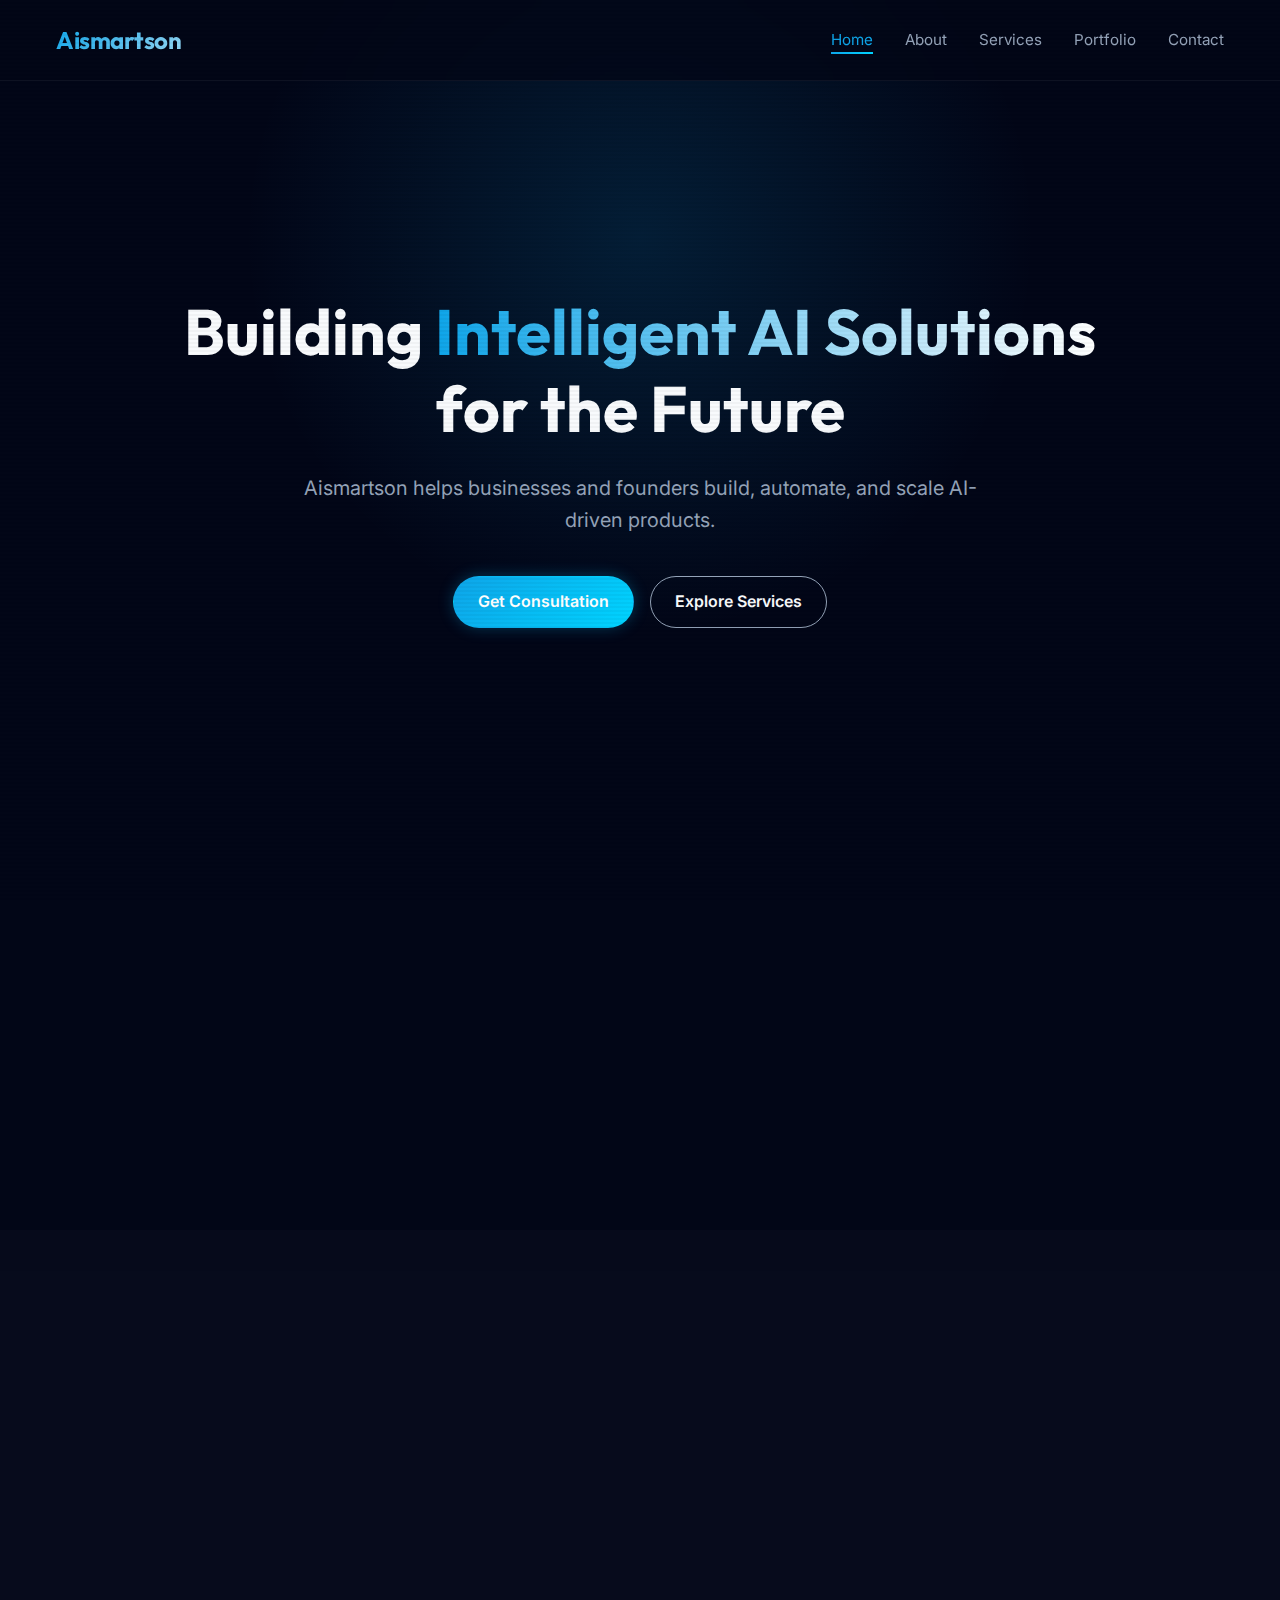
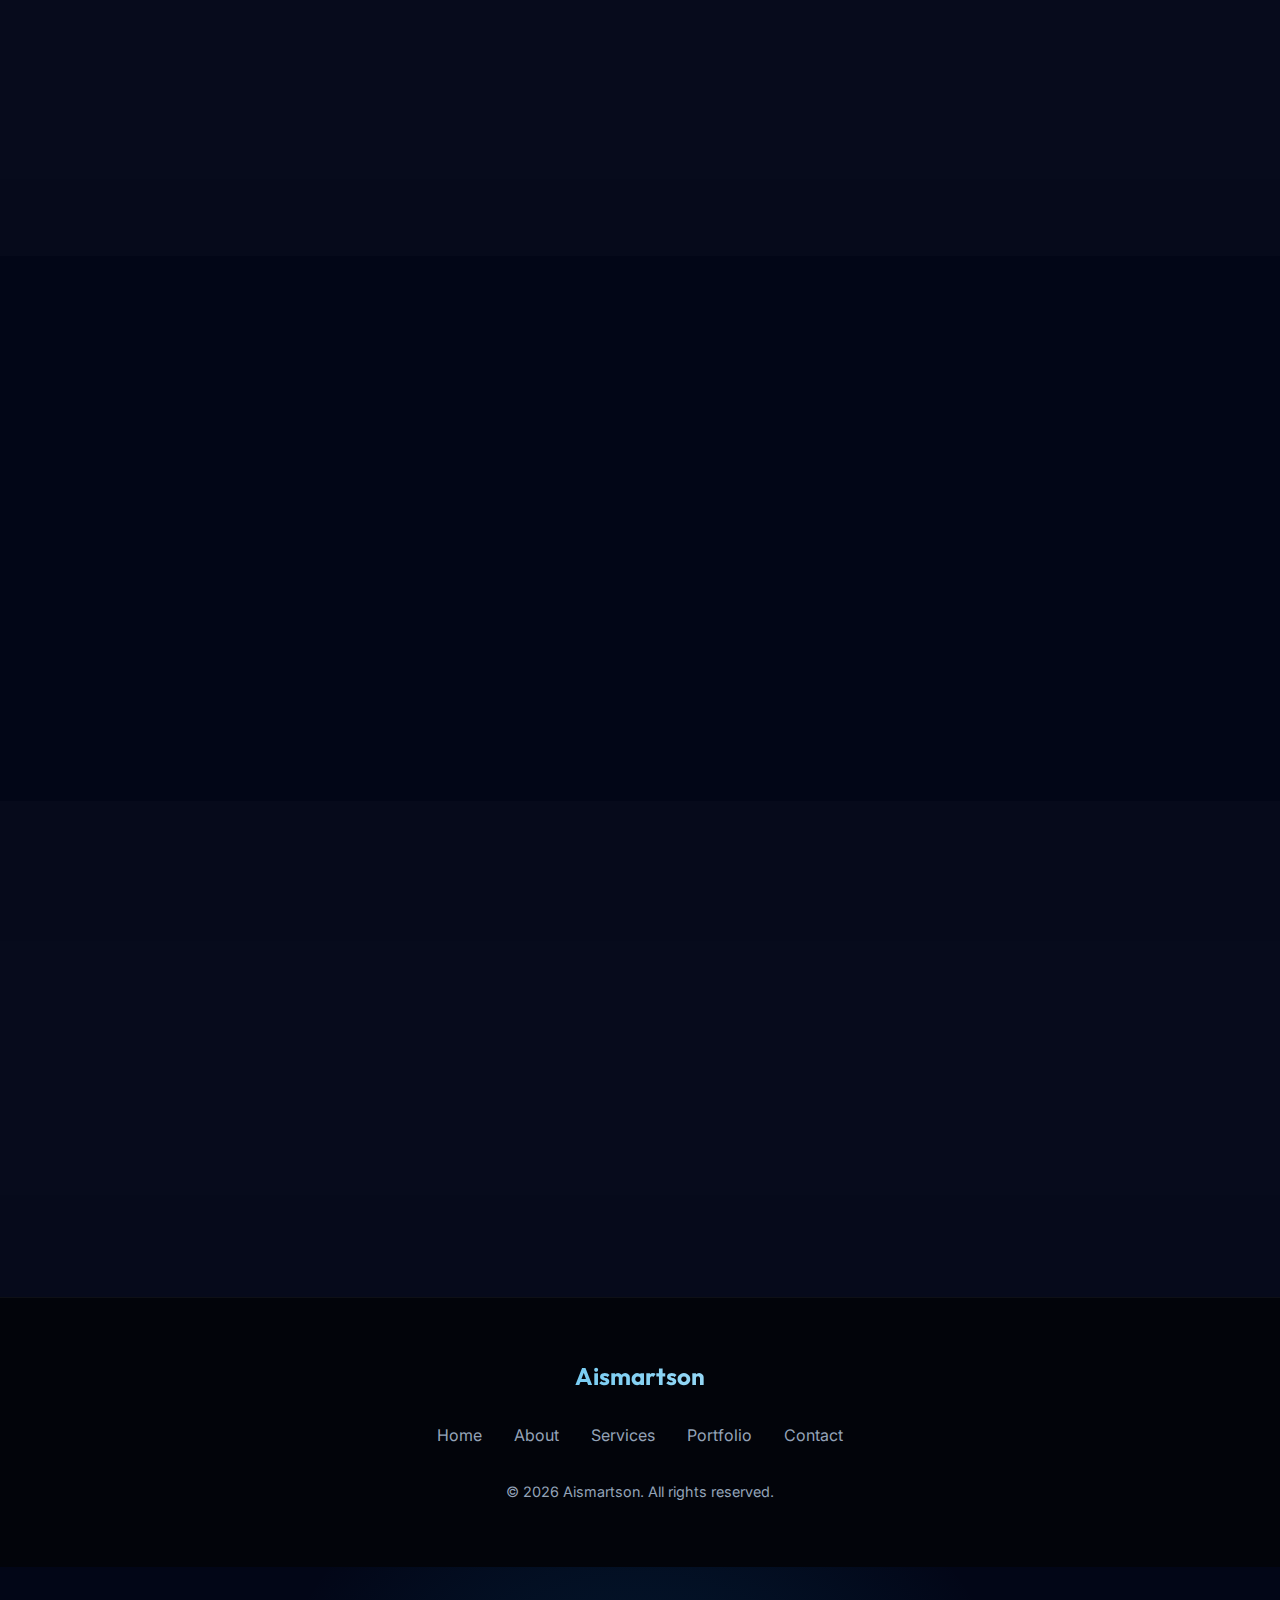
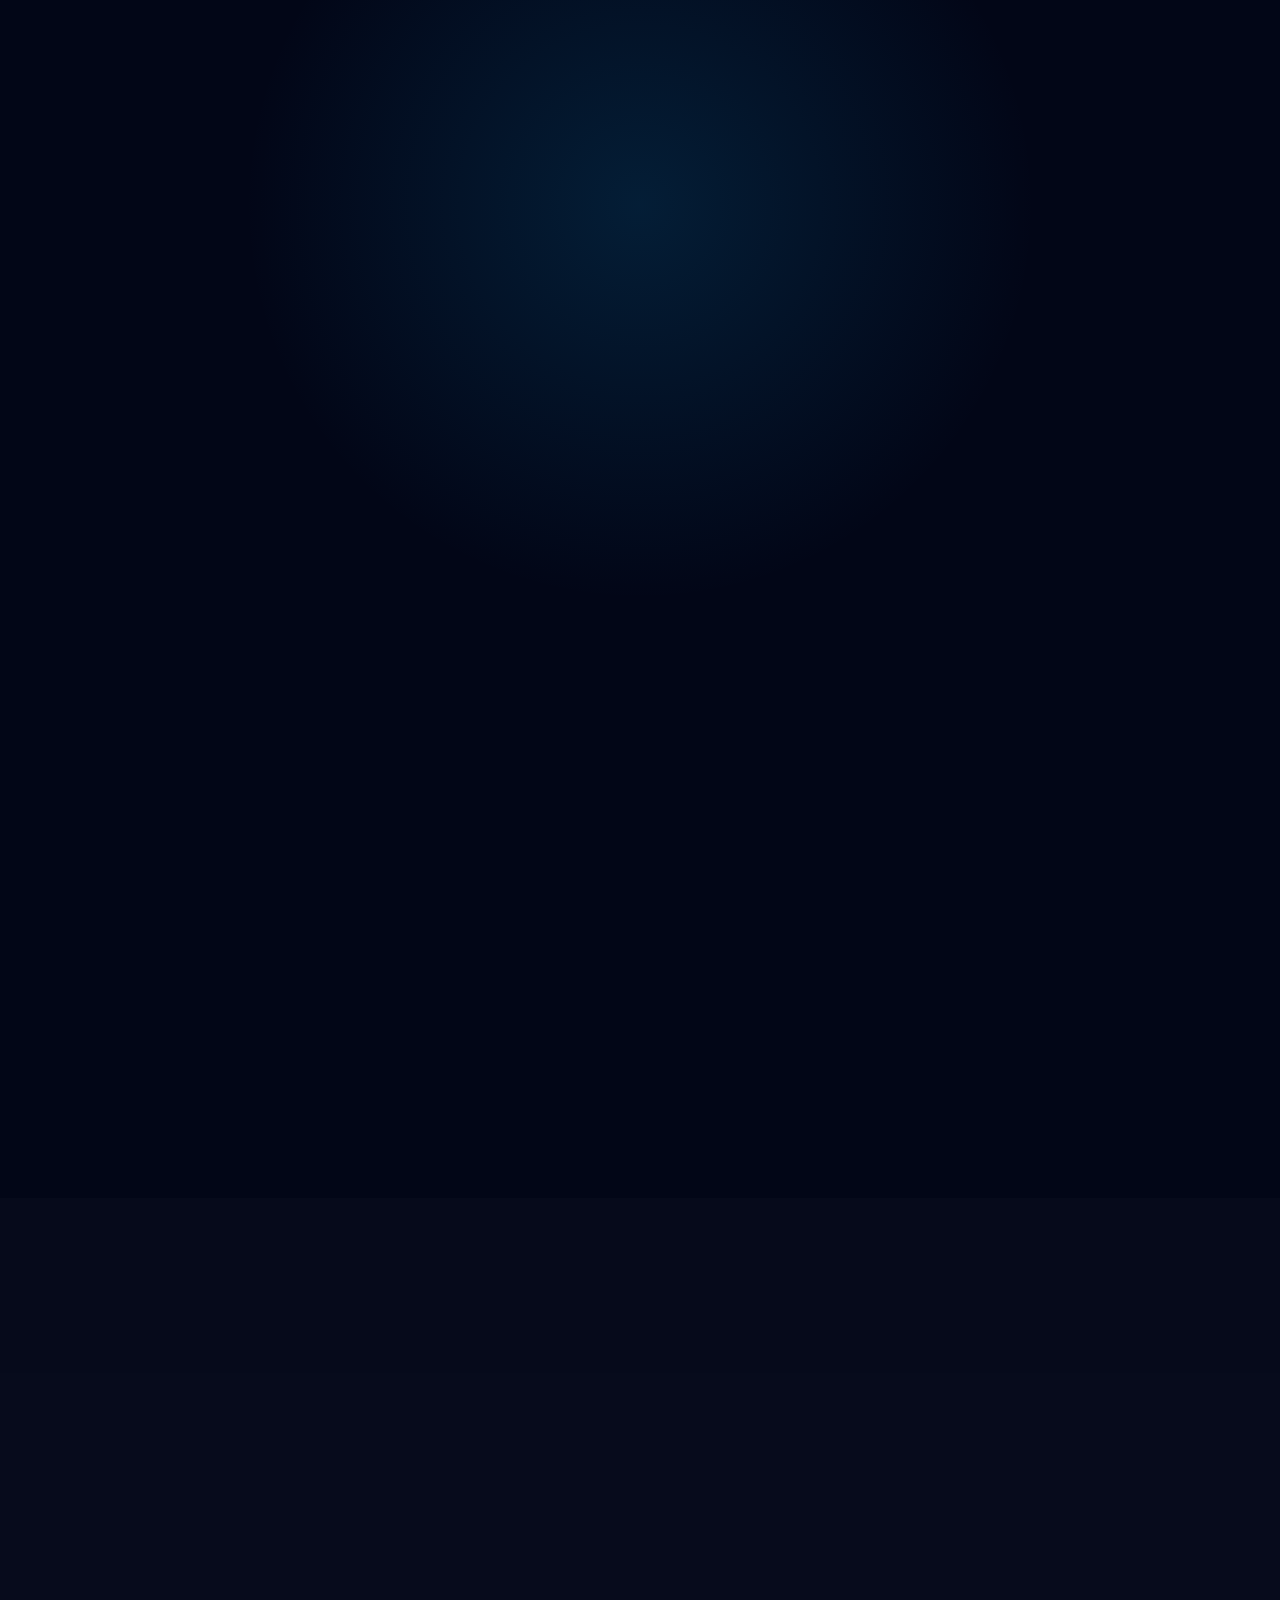
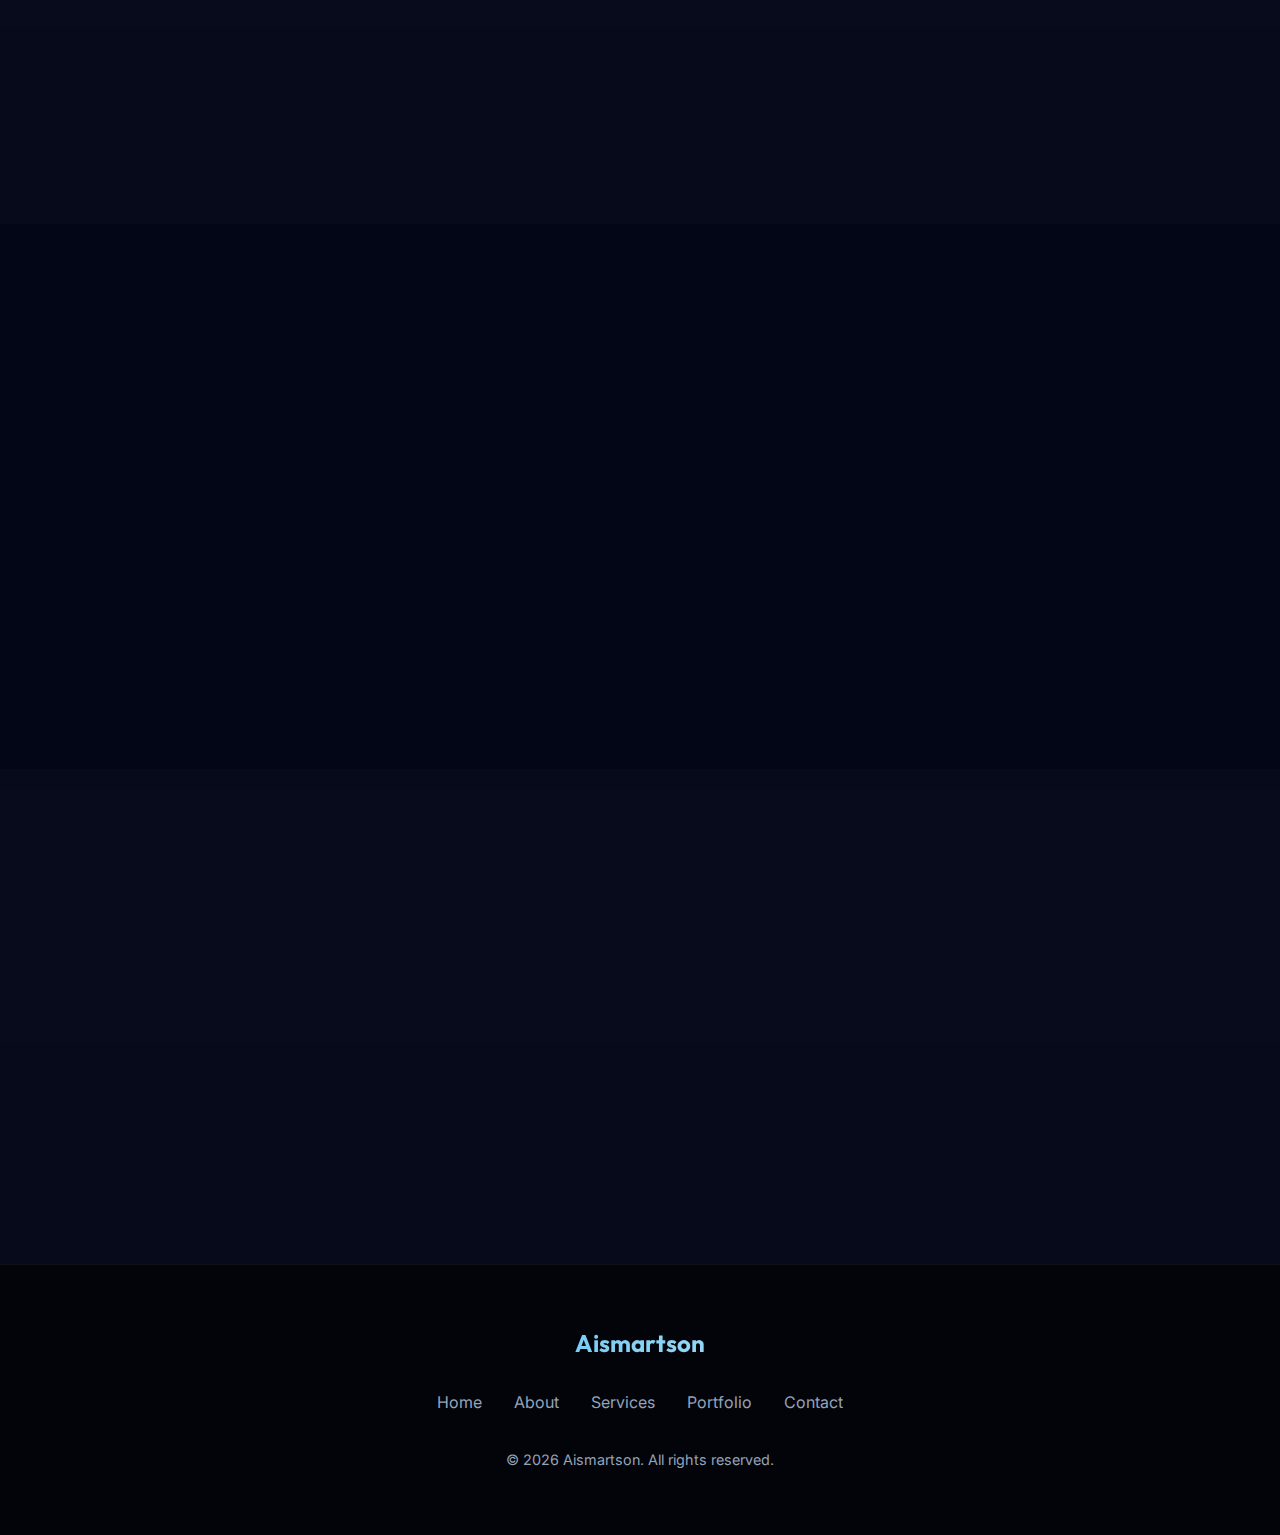
<file: index.html>
<!DOCTYPE html>
<html lang="en">

<head>
    <meta charset="UTF-8">
    <meta name="viewport" content="width=device-width, initial-scale=1.0">
    <title>Aismartson | Intelligent AI Solutions</title>
    <meta name="description"
        content="Aismartson helps businesses and founders build, automate, and scale AI-driven products. Your partner in the AI revolution.">
    <link rel="stylesheet" href="style.css">
    <link rel="preconnect" href="https://fonts.googleapis.com">
    <link rel="preconnect" href="https://fonts.gstatic.com" crossorigin>
    <link href="https://fonts.googleapis.com/css2?family=Inter:wght@300;400;600&family=Outfit:wght@500;700&display=swap"
        rel="stylesheet">
</head>

<body>
    <div class="scanline"></div>

    <!-- Navigation -->
    <nav class="navbar">
        <div class="container nav-container">
            <a href="index.html" class="logo">Aismartson</a>
            <div class="hamburger">
                <span class="bar"></span>
                <span class="bar"></span>
                <span class="bar"></span>
            </div>
            <ul class="nav-links">
                <li><a href="index.html" class="nav-link active">Home</a></li>
                <li><a href="about.html" class="nav-link">About</a></li>
                <li><a href="services.html" class="nav-link">Services</a></li>
                <li><a href="portfolio.html" class="nav-link">Portfolio</a></li>
                <li><a href="contact.html" class="nav-link">Contact</a></li>
            </ul>
        </div>
    </nav>

    <!-- Hero Section -->
    <header class="section-padding"
        style="padding-top: 15rem; min-height: 90vh; display: flex; align-items: center; position: relative; overflow: hidden;">
        <div class="container text-center fade-up">
            <h1 style="font-size: 4rem; margin-bottom: 1.5rem;">
                Building <span class="text-gradient typing-effect" data-text="Intelligent AI Solutions">Intelligent AI
                    Solutions</span><br> for the Future
            </h1>
            <p style="font-size: 1.25rem; color: var(--text-secondary); max-width: 700px; margin: 0 auto 2.5rem;">
                Aismartson helps businesses and founders build, automate, and scale AI-driven products.
            </p>
            <div class="flex justify-between" style="justify-content: center; gap: 1rem;">
                <a href="contact.html" class="btn btn-primary">Get Consultation</a>
                <a href="services.html" class="btn btn-secondary">Explore Services</a>
            </div>
        </div>

        <!-- Background Glow Effect -->
        <div
            style="position: absolute; top: -20%; left: 50%; transform: translateX(-50%); width: 800px; height: 800px; background: radial-gradient(circle, rgba(14, 165, 233, 0.15) 0%, rgba(2, 6, 23, 0) 70%); z-index: -1; pointer-events: none;">
        </div>
    </header>

    <!-- Who We Are -->
    <section class="section-padding">
        <div class="container text-center fade-up">
            <h2 style="font-size: 2.5rem; margin-bottom: 2rem;">Pioneering the AI Revolution</h2>
            <p style="font-size: 1.1rem; color: var(--text-secondary); max-width: 800px; margin: 0 auto;">
                We are Aismartson, an AI Startup Studio & Automation Agency dedicated to transforming ideas into
                intelligent realities. We bridge the gap between complex technology and tangible business value,
                empowering forward-thinking companies to lead in the age of artificial intelligence.
            </p>
        </div>
    </section>

    <!-- Our Services -->
    <section class="section-padding" style="background: rgba(255,255,255,0.02)">
        <div class="container fade-up">
            <div class="text-center" style="margin-bottom: 4rem;">
                <h2 style="font-size: 2.5rem;">Core Expertise</h2>
            </div>
            <div class="grid" style="grid-template-columns: repeat(auto-fit, minmax(250px, 1fr));">
                <div class="card">
                    <h3 style="margin-bottom: 1rem; color: var(--accent-blue);">AI Startup Studio</h3>
                    <p style="color: var(--text-secondary);">We co-build and incubate AI-first ventures, providing the
                        technical backbone and strategic guidance needed to launch successful products.</p>
                </div>
                <div class="card">
                    <h3 style="margin-bottom: 1rem; color: var(--accent-purple);">AI Automation</h3>
                    <p style="color: var(--text-secondary);">Streamline your operations with intelligent workflows. We
                        automate repetitive tasks, saving you time and resources.</p>
                </div>
                <div class="card">
                    <h3 style="margin-bottom: 1rem; color: var(--accent-glow);">Generative AI Lab</h3>
                    <p style="color: var(--text-secondary);">Leverage LLMs and custom models to create content, design,
                        and code. Unlock creative potential at scale.</p>
                </div>
                <div class="card">
                    <h3 style="margin-bottom: 1rem; color: #fff;">Training & Consulting</h3>
                    <p style="color: var(--text-secondary);">Upskill your teams and align your business strategy with
                        the latest advancements in artificial intelligence.</p>
                </div>
            </div>
        </div>
    </section>

    <!-- Why Aismartson -->
    <section class="section-padding">
        <div class="container flex items-center fade-up" style="gap: 4rem; flex-wrap: wrap;">
            <div style="flex: 1; min-width: 300px;">
                <h2 style="font-size: 2.5rem; margin-bottom: 1.5rem;">Why Aismartson?</h2>
                <ul style="display: flex; flex-direction: column; gap: 1.5rem;">
                    <li style="display: flex; gap: 1rem; align-items: center;">
                        <span
                            style="width: 10px; height: 10px; background: var(--accent-blue); border-radius: 50%;"></span>
                        <div>
                            <strong style="display: block; font-size: 1.2rem;">Innovation-First</strong>
                            <span style="color: var(--text-secondary);">Always at the bleeding edge of AI tech.</span>
                        </div>
                    </li>
                    <li style="display: flex; gap: 1rem; align-items: center;">
                        <span
                            style="width: 10px; height: 10px; background: var(--accent-purple); border-radius: 50%;"></span>
                        <div>
                            <strong style="display: block; font-size: 1.2rem;">Scalable Solutions</strong>
                            <span style="color: var(--text-secondary);">Architectures designed to grow with you.</span>
                        </div>
                    </li>
                    <li style="display: flex; gap: 1rem; align-items: center;">
                        <span
                            style="width: 10px; height: 10px; background: var(--accent-glow); border-radius: 50%;"></span>
                        <div>
                            <strong style="display: block; font-size: 1.2rem;">Business Impact</strong>
                            <span style="color: var(--text-secondary);">Focus on ROI and real-world utility.</span>
                        </div>
                    </li>
                </ul>
            </div>
            <div
                style="flex: 1; min-width: 300px; padding: 2rem; background: var(--gradient-primary); border-radius: var(--radius-md); text-align: center; color: white;">
                <h3 style="font-size: 2rem; margin-bottom: 1rem;">Future-Ready Technology</h3>
                <p>We don't just use tools; we forge the future with them. Partner with us to stay ahead of the curve.
                </p>
            </div>
        </div>
    </section>

    <!-- How We Work -->
    <section class="section-padding" style="background: rgba(255,255,255,0.02)">
        <div class="container text-center fade-up">
            <h2 style="font-size: 2.5rem; margin-bottom: 4rem;">Our Process</h2>
            <div class="flex justify-between" style="flex-wrap: wrap; gap: 2rem; position: relative;">
                <!-- Connector Line (Desktop) -->
                <div
                    style="display: var(--desktop-only); position: absolute; top: 25px; left: 10%; right: 10%; height: 2px; background: rgba(255,255,255,0.1); z-index: 0;">
                </div>

                <div style="flex: 1; position: relative; z-index: 1;">
                    <div
                        style="width: 50px; height: 50px; background: var(--bg-card); border: 2px solid var(--accent-blue); border-radius: 50%; display: flex; align-items: center; justify-content: center; margin: 0 auto 1.5rem; font-weight: bold; color: var(--accent-blue);">
                        1</div>
                    <h3>Discover</h3>
                    <p style="color: var(--text-secondary); margin-top: 0.5rem; font-size: 0.9rem;">Understanding your
                        needs.</p>
                </div>
                <div style="flex: 1; position: relative; z-index: 1;">
                    <div
                        style="width: 50px; height: 50px; background: var(--bg-card); border: 2px solid var(--accent-purple); border-radius: 50%; display: flex; align-items: center; justify-content: center; margin: 0 auto 1.5rem; font-weight: bold; color: var(--accent-purple);">
                        2</div>
                    <h3>Design</h3>
                    <p style="color: var(--text-secondary); margin-top: 0.5rem; font-size: 0.9rem;">Architecting the
                        solution.</p>
                </div>
                <div style="flex: 1; position: relative; z-index: 1;">
                    <div
                        style="width: 50px; height: 50px; background: var(--bg-card); border: 2px solid var(--accent-glow); border-radius: 50%; display: flex; align-items: center; justify-content: center; margin: 0 auto 1.5rem; font-weight: bold; color: var(--accent-glow);">
                        3</div>
                    <h3>Build</h3>
                    <p style="color: var(--text-secondary); margin-top: 0.5rem; font-size: 0.9rem;">Developing with
                        precision.</p>
                </div>
                <div style="flex: 1; position: relative; z-index: 1;">
                    <div
                        style="width: 50px; height: 50px; background: var(--bg-card); border: 2px solid #fff; border-radius: 50%; display: flex; align-items: center; justify-content: center; margin: 0 auto 1.5rem; font-weight: bold; color: #fff;">
                        4</div>
                    <h3>Deploy</h3>
                    <p style="color: var(--text-secondary); margin-top: 0.5rem; font-size: 0.9rem;">Launching and
                        scaling.</p>
                </div>
            </div>
        </div>
    </section>

    <!-- Footer -->
    <footer>
        <div class="container text-center">
            <h2 class="text-gradient" style="margin-bottom: 2rem;">Aismartson</h2>
            <div style="display: flex; justify-content: center; gap: 2rem; margin-bottom: 2rem; flex-wrap: wrap;">
                <a href="index.html" style="color: var(--text-secondary);">Home</a>
                <a href="about.html" style="color: var(--text-secondary);">About</a>
                <a href="services.html" style="color: var(--text-secondary);">Services</a>
                <a href="portfolio.html" style="color: var(--text-secondary);">Portfolio</a>
                <a href="contact.html" style="color: var(--text-secondary);">Contact</a>
            </div>
            <p style="color: var(--text-secondary); font-size: 0.9rem;">&copy; 2026 Aismartson. All rights reserved.</p>
        </div>
    </footer>

    <script src="script.js"></script>
    <script src="particles.js"></script>
</body>

</html>    </nav>

    <!-- Hero Section -->
    <header class="section-padding"
        style="padding-top: 15rem; min-height: 90vh; display: flex; align-items: center; position: relative; overflow: hidden;">
        <div class="container text-center fade-up">
            <h1 style="font-size: 4rem; margin-bottom: 1.5rem;">
                Building <span class="text-gradient typing-effect" data-text="Intelligent AI Solutions">Intelligent AI
                    Solutions</span><br> for the Future
            </h1>
            <p style="font-size: 1.25rem; color: var(--text-secondary); max-width: 700px; margin: 0 auto 2.5rem;">
                Aismartson helps businesses and founders build, automate, and scale AI-driven products.
            </p>
            <div class="flex justify-between" style="justify-content: center; gap: 1rem;">
                <a href="contact.html" class="btn btn-primary">Get Consultation</a>
                <a href="services.html" class="btn btn-secondary">Explore Services</a>
            </div>
        </div>

        <!-- Background Glow Effect -->
        <div
            style="position: absolute; top: -20%; left: 50%; transform: translateX(-50%); width: 800px; height: 800px; background: radial-gradient(circle, rgba(14, 165, 233, 0.15) 0%, rgba(2, 6, 23, 0) 70%); z-index: -1; pointer-events: none;">
        </div>
    </header>

    <!-- Who We Are -->
    <section class="section-padding">
        <div class="container text-center fade-up">
            <h2 style="font-size: 2.5rem; margin-bottom: 2rem;">Pioneering the AI Revolution</h2>
            <p style="font-size: 1.1rem; color: var(--text-secondary); max-width: 800px; margin: 0 auto;">
                We are Aismartson, an AI Startup Studio & Automation Agency dedicated to transforming ideas into
                intelligent realities. We bridge the gap between complex technology and tangible business value,
                empowering forward-thinking companies to lead in the age of artificial intelligence.
            </p>
        </div>
    </section>

    <!-- Our Services -->
    <section class="section-padding" style="background: rgba(255,255,255,0.02)">
        <div class="container fade-up">
            <div class="text-center" style="margin-bottom: 4rem;">
                <h2 style="font-size: 2.5rem;">Core Expertise</h2>
            </div>
            <div class="grid" style="grid-template-columns: repeat(auto-fit, minmax(250px, 1fr));">
                <div class="card">
                    <h3 style="margin-bottom: 1rem; color: var(--accent-blue);">AI Startup Studio</h3>
                    <p style="color: var(--text-secondary);">We co-build and incubate AI-first ventures, providing the
                        technical backbone and strategic guidance needed to launch successful products.</p>
                </div>
                <div class="card">
                    <h3 style="margin-bottom: 1rem; color: var(--accent-purple);">AI Automation</h3>
                    <p style="color: var(--text-secondary);">Streamline your operations with intelligent workflows. We
                        automate repetitive tasks, saving you time and resources.</p>
                </div>
                <div class="card">
                    <h3 style="margin-bottom: 1rem; color: var(--accent-glow);">Generative AI Lab</h3>
                    <p style="color: var(--text-secondary);">Leverage LLMs and custom models to create content, design,
                        and code. Unlock creative potential at scale.</p>
                </div>
                <div class="card">
                    <h3 style="margin-bottom: 1rem; color: #fff;">Training & Consulting</h3>
                    <p style="color: var(--text-secondary);">Upskill your teams and align your business strategy with
                        the latest advancements in artificial intelligence.</p>
                </div>
            </div>
        </div>
    </section>

    <!-- Why Aismartson -->
    <section class="section-padding">
        <div class="container flex items-center fade-up" style="gap: 4rem; flex-wrap: wrap;">
            <div style="flex: 1; min-width: 300px;">
                <h2 style="font-size: 2.5rem; margin-bottom: 1.5rem;">Why Aismartson?</h2>
                <ul style="display: flex; flex-direction: column; gap: 1.5rem;">
                    <li style="display: flex; gap: 1rem; align-items: center;">
                        <span
                            style="width: 10px; height: 10px; background: var(--accent-blue); border-radius: 50%;"></span>
                        <div>
                            <strong style="display: block; font-size: 1.2rem;">Innovation-First</strong>
                            <span style="color: var(--text-secondary);">Always at the bleeding edge of AI tech.</span>
                        </div>
                    </li>
                    <li style="display: flex; gap: 1rem; align-items: center;">
                        <span
                            style="width: 10px; height: 10px; background: var(--accent-purple); border-radius: 50%;"></span>
                        <div>
                            <strong style="display: block; font-size: 1.2rem;">Scalable Solutions</strong>
                            <span style="color: var(--text-secondary);">Architectures designed to grow with you.</span>
                        </div>
                    </li>
                    <li style="display: flex; gap: 1rem; align-items: center;">
                        <span
                            style="width: 10px; height: 10px; background: var(--accent-glow); border-radius: 50%;"></span>
                        <div>
                            <strong style="display: block; font-size: 1.2rem;">Business Impact</strong>
                            <span style="color: var(--text-secondary);">Focus on ROI and real-world utility.</span>
                        </div>
                    </li>
                </ul>
            </div>
            <div
                style="flex: 1; min-width: 300px; padding: 2rem; background: var(--gradient-primary); border-radius: var(--radius-md); text-align: center; color: white;">
                <h3 style="font-size: 2rem; margin-bottom: 1rem;">Future-Ready Technology</h3>
                <p>We don't just use tools; we forge the future with them. Partner with us to stay ahead of the curve.
                </p>
            </div>
        </div>
    </section>

    <!-- How We Work -->
    <section class="section-padding" style="background: rgba(255,255,255,0.02)">
        <div class="container text-center fade-up">
            <h2 style="font-size: 2.5rem; margin-bottom: 4rem;">Our Process</h2>
            <div class="flex justify-between" style="flex-wrap: wrap; gap: 2rem; position: relative;">
                <!-- Connector Line (Desktop) -->
                <div
                    style="display: var(--desktop-only); position: absolute; top: 25px; left: 10%; right: 10%; height: 2px; background: rgba(255,255,255,0.1); z-index: 0;">
                </div>

                <div style="flex: 1; position: relative; z-index: 1;">
                    <div
                        style="width: 50px; height: 50px; background: var(--bg-card); border: 2px solid var(--accent-blue); border-radius: 50%; display: flex; align-items: center; justify-content: center; margin: 0 auto 1.5rem; font-weight: bold; color: var(--accent-blue);">
                        1</div>
                    <h3>Discover</h3>
                    <p style="color: var(--text-secondary); margin-top: 0.5rem; font-size: 0.9rem;">Understanding your
                        needs.</p>
                </div>
                <div style="flex: 1; position: relative; z-index: 1;">
                    <div
                        style="width: 50px; height: 50px; background: var(--bg-card); border: 2px solid var(--accent-purple); border-radius: 50%; display: flex; align-items: center; justify-content: center; margin: 0 auto 1.5rem; font-weight: bold; color: var(--accent-purple);">
                        2</div>
                    <h3>Design</h3>
                    <p style="color: var(--text-secondary); margin-top: 0.5rem; font-size: 0.9rem;">Architecting the
                        solution.</p>
                </div>
                <div style="flex: 1; position: relative; z-index: 1;">
                    <div
                        style="width: 50px; height: 50px; background: var(--bg-card); border: 2px solid var(--accent-glow); border-radius: 50%; display: flex; align-items: center; justify-content: center; margin: 0 auto 1.5rem; font-weight: bold; color: var(--accent-glow);">
                        3</div>
                    <h3>Build</h3>
                    <p style="color: var(--text-secondary); margin-top: 0.5rem; font-size: 0.9rem;">Developing with
                        precision.</p>
                </div>
                <div style="flex: 1; position: relative; z-index: 1;">
                    <div
                        style="width: 50px; height: 50px; background: var(--bg-card); border: 2px solid #fff; border-radius: 50%; display: flex; align-items: center; justify-content: center; margin: 0 auto 1.5rem; font-weight: bold; color: #fff;">
                        4</div>
                    <h3>Deploy</h3>
                    <p style="color: var(--text-secondary); margin-top: 0.5rem; font-size: 0.9rem;">Launching and
                        scaling.</p>
                </div>
            </div>
        </div>
    </section>

    <!-- Footer -->
    <footer>
        <div class="container text-center">
            <h2 class="text-gradient" style="margin-bottom: 2rem;">Aismartson</h2>
            <div style="display: flex; justify-content: center; gap: 2rem; margin-bottom: 2rem; flex-wrap: wrap;">
                <a href="index.html" style="color: var(--text-secondary);">Home</a>
                <a href="about.html" style="color: var(--text-secondary);">About</a>
                <a href="services.html" style="color: var(--text-secondary);">Services</a>
                <a href="portfolio.html" style="color: var(--text-secondary);">Portfolio</a>
                <a href="contact.html" style="color: var(--text-secondary);">Contact</a>
            </div>
            <p style="color: var(--text-secondary); font-size: 0.9rem;">&copy; 2026 Aismartson. All rights reserved.</p>
        </div>
    </footer>

    <script src="/script.js"></script>
    <script src="/particles.js"></script>
</body>


</html>
</file>
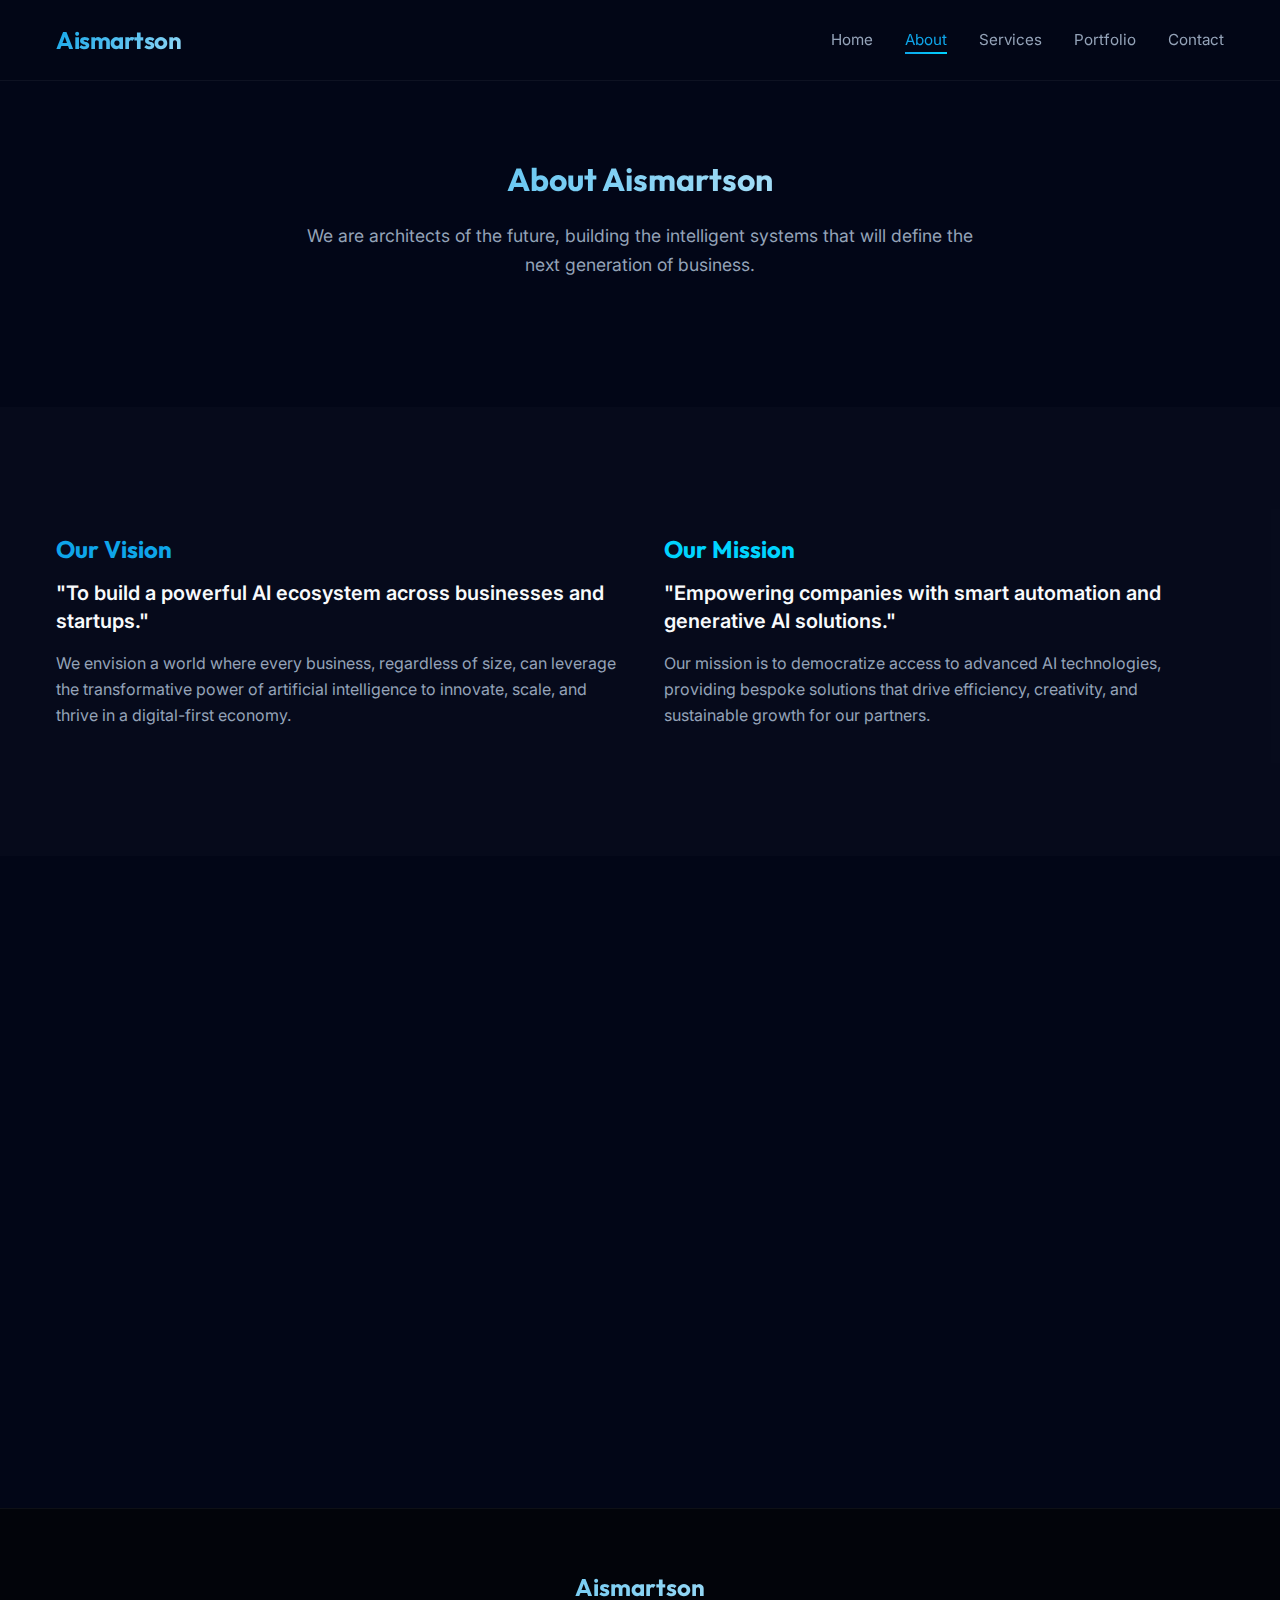
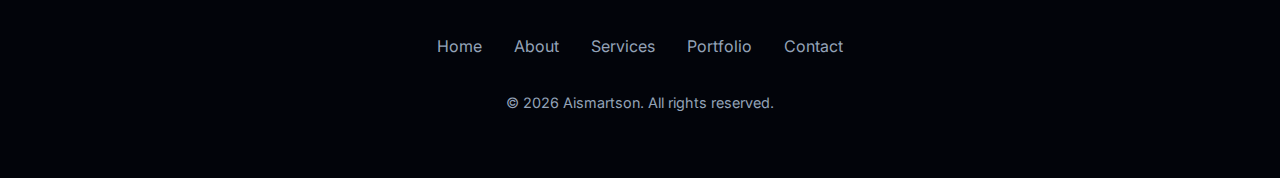
<file: about.html>
<!DOCTYPE html>
<html lang="en">

<head>
    <meta charset="UTF-8">
    <meta name="viewport" content="width=device-width, initial-scale=1.0">
    <title>About Us - Aismartson</title>
    <meta name="description"
        content="Learn about Aismartson's vision and mission to empower companies with smart automation and generative AI solutions.">
    <link rel="stylesheet" href="style.css">
    <link rel="preconnect" href="https://fonts.googleapis.com">
    <link rel="preconnect" href="https://fonts.gstatic.com" crossorigin>
    <link href="https://fonts.googleapis.com/css2?family=Inter:wght@300;400;600&family=Outfit:wght@500;700&display=swap"
        rel="stylesheet">
</head>

<body>

    <!-- Navigation -->
    <nav class="navbar">
        <div class="container nav-container">
            <a href="index.html" class="logo text-gradient">Aismartson</a>
            <div class="hamburger">
                <span class="bar"></span>
                <span class="bar"></span>
                <span class="bar"></span>
            </div>
            <ul class="nav-links">
                <li><a href="index.html" class="nav-link">Home</a></li>
                <li><a href="about.html" class="nav-link active">About</a></li>
                <li><a href="services.html" class="nav-link">Services</a></li>
                <li><a href="portfolio.html" class="nav-link">Portfolio</a></li>
                <li><a href="contact.html" class="nav-link">Contact</a></li>
            </ul>
        </div>
    </nav>

    <!-- Header -->
    <header class="section-padding" style="padding-top: 10rem; text-align: center;">
        <div class="container fade-up">
            <h1 class="text-gradient" style="margin-bottom: 1.5rem;">About Aismartson</h1>
            <p style="color: var(--text-secondary); max-width: 700px; margin: 0 auto; font-size: 1.1rem;">
                We are architects of the future, building the intelligent systems that will define the next generation
                of business.
            </p>
        </div>
    </header>

    <!-- Vision & Mission -->
    <section class="section-padding" style="background: rgba(255,255,255,0.02)">
        <div class="container grid" style="grid-template-columns: repeat(auto-fit, minmax(300px, 1fr)); gap: 3rem;">
            <div class="fade-up">
                <h2 style="color: var(--accent-blue); margin-bottom: 1rem;">Our Vision</h2>
                <p style="font-size: 1.25rem; font-weight: 600; line-height: 1.4; margin-bottom: 1rem;">
                    "To build a powerful AI ecosystem across businesses and startups."
                </p>
                <p style="color: var(--text-secondary);">
                    We envision a world where every business, regardless of size, can leverage the transformative power
                    of artificial intelligence to innovate, scale, and thrive in a digital-first economy.
                </p>
            </div>
            <div class="fade-up">
                <h2 style="color: var(--accent-purple); margin-bottom: 1rem;">Our Mission</h2>
                <p style="font-size: 1.25rem; font-weight: 600; line-height: 1.4; margin-bottom: 1rem;">
                    "Empowering companies with smart automation and generative AI solutions."
                </p>
                <p style="color: var(--text-secondary);">
                    Our mission is to democratize access to advanced AI technologies, providing bespoke solutions that
                    drive efficiency, creativity, and sustainable growth for our partners.
                </p>
            </div>
        </div>
    </section>

    <!-- Our Story -->
    <section class="section-padding">
        <div class="container fade-up" style="max-width: 900px;">
            <h2 class="text-center" style="margin-bottom: 2rem;">Our Story</h2>
            <div
                style="background: var(--bg-card); padding: 2.5rem; border-radius: var(--radius-md); border: 1px solid rgba(255,255,255,0.05); position: relative; overflow: hidden;">
                <!-- Decorative glow -->
                <div
                    style="position: absolute; top: -50px; right: -50px; width: 150px; height: 150px; background: var(--accent-blue); filter: blur(80px); opacity: 0.2;">
                </div>

                <p style="color: var(--text-secondary); margin-bottom: 1.5rem;">
                    Founded by a team of AI enthusiasts and engineers, Aismartson began with a simple question:
                    <strong>How can we bridge the gap between AI research and real-world business application?</strong>
                </p>
                <p style="color: var(--text-secondary); margin-bottom: 1.5rem;">
                    We saw that while AI was advancing at breakneck speed, many businesses struggled to integrate these
                    technologies meaningfully. "Aismartson" was born from the idea of being the "smart son" of the
                    industry—agile, intelligent, and relentlessly innovative.
                </p>
                <p style="color: var(--text-secondary);">
                    Today, we stand as a premier AI Startup Studio and Automation Agency, helping entrepreneurs launch
                    their dreams and enterprises optimize their potential. We don't just write code; we build the
                    future, one algorithm at a time.
                </p>
            </div>
        </div>
    </section>

    <!-- Footer -->
    <footer>
        <div class="container text-center">
            <h2 class="text-gradient" style="margin-bottom: 2rem;">Aismartson</h2>
            <div style="display: flex; justify-content: center; gap: 2rem; margin-bottom: 2rem; flex-wrap: wrap;">
                <a href="index.html" style="color: var(--text-secondary);">Home</a>
                <a href="about.html" style="color: var(--text-secondary);">About</a>
                <a href="services.html" style="color: var(--text-secondary);">Services</a>
                <a href="portfolio.html" style="color: var(--text-secondary);">Portfolio</a>
                <a href="contact.html" style="color: var(--text-secondary);">Contact</a>
            </div>
            <p style="color: var(--text-secondary); font-size: 0.9rem;">&copy; 2026 Aismartson. All rights reserved.</p>
        </div>
    </footer>

    <script src="script.js"></script>
</body>

</html>
</file>
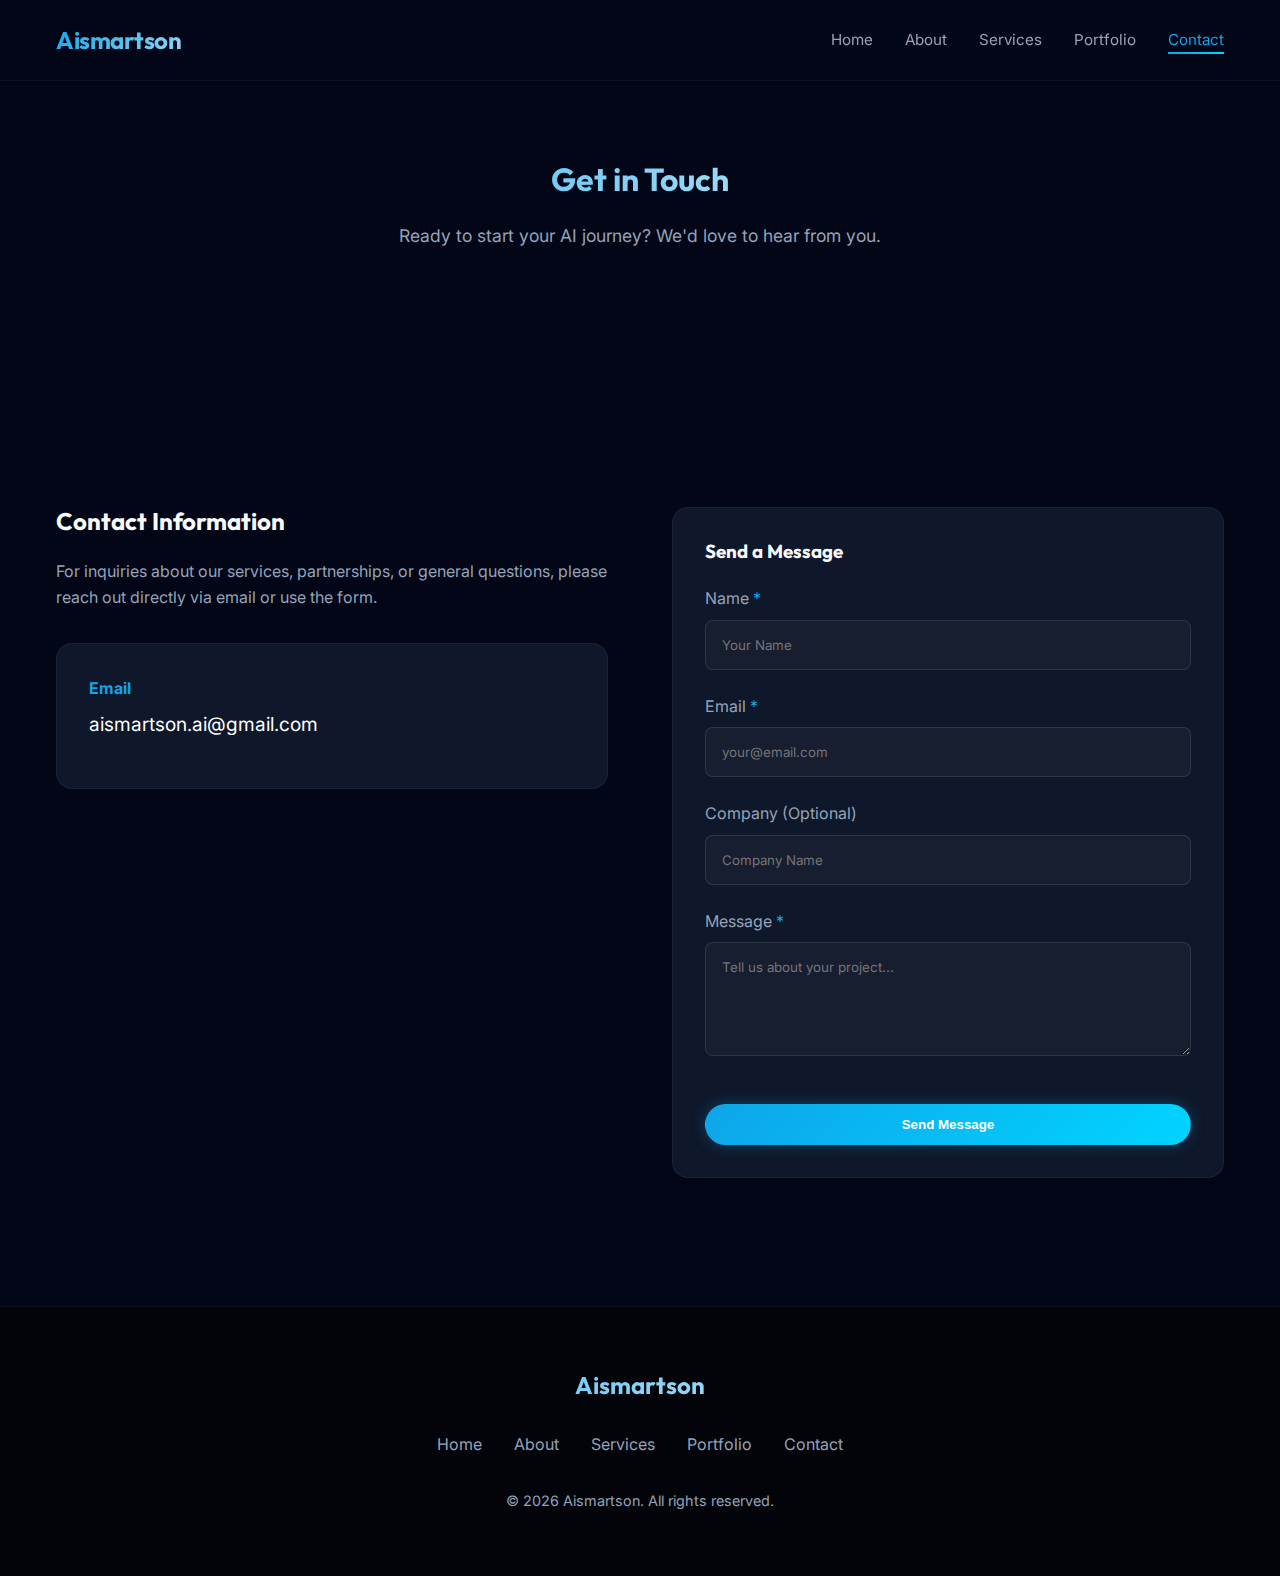
<file: contact.html>
<!DOCTYPE html>
<html lang="en">

<head>
    <meta charset="UTF-8">
    <meta name="viewport" content="width=device-width, initial-scale=1.0">
    <title>Contact Us - Aismartson</title>
    <meta name="description"
        content="Get in touch with Aismartson for AI consulting, automation, and development services.">
    <link rel="stylesheet" href="/style.css">
    <link rel="preconnect" href="https://fonts.googleapis.com">
    <link rel="preconnect" href="https://fonts.gstatic.com" crossorigin>
    <link href="https://fonts.googleapis.com/css2?family=Inter:wght@300;400;600&family=Outfit:wght@500;700&display=swap"
        rel="stylesheet">
</head>

<body>

    <!-- Navigation -->
    <nav class="navbar">
        <div class="container nav-container">
            <a href="index.html" class="logo text-gradient">Aismartson</a>
            <div class="hamburger">
                <span class="bar"></span>
                <span class="bar"></span>
                <span class="bar"></span>
            </div>
            <ul class="nav-links">
                <li><a href="index.html" class="nav-link">Home</a></li>
                <li><a href="about.html" class="nav-link">About</a></li>
                <li><a href="services.html" class="nav-link">Services</a></li>
                <li><a href="portfolio.html" class="nav-link">Portfolio</a></li>
                <li><a href="contact.html" class="nav-link active">Contact</a></li>
            </ul>
        </div>
    </nav>

    <!-- Header -->
    <header class="section-padding" style="padding-top: 10rem; text-align: center;">
        <div class="container fade-up">
            <h1 class="text-gradient" style="margin-bottom: 1.5rem;">Get in Touch</h1>
            <p style="color: var(--text-secondary); max-width: 700px; margin: 0 auto; font-size: 1.1rem;">
                Ready to start your AI journey? We'd love to hear from you.
            </p>
        </div>
    </header>

    <!-- Contact Layout -->
    <section class="section-padding">
        <div class="container grid" style="grid-template-columns: repeat(auto-fit, minmax(300px, 1fr)); gap: 4rem;">

            <!-- Contact Info -->
            <div class="fade-up">
                <h2 style="margin-bottom: 1.5rem;">Contact Information</h2>
                <p style="color: var(--text-secondary); margin-bottom: 2rem;">
                    For inquiries about our services, partnerships, or general questions, please reach out directly via
                    email or use the form.
                </p>

                <div
                    style="background: var(--bg-card); padding: 2rem; border-radius: var(--radius-md); border: 1px solid rgba(255,255,255,0.05);">
                    <div style="margin-bottom: 1rem;">
                        <strong style="display: block; color: var(--accent-blue); margin-bottom: 0.5rem;">Email</strong>
                        <a href="mailto:aismartson.ai@gmail.com"
                            style="font-size: 1.2rem; transition: 0.3s; color: #fff;">aismartson.ai@gmail.com</a>
                    </div>
                </div>
            </div>

            <!-- Contact Form -->
            <div class="fade-up" style="transition-delay: 0.2s;">
                <form id="contactForm"
                    style="background: var(--bg-card); padding: 2rem; border-radius: var(--radius-md); border: 1px solid rgba(255,255,255,0.05);">
                    <h3 style="margin-bottom: 1.5rem;">Send a Message</h3>

                    <div class="form-group">
                        <label for="name"
                            style="display: block; margin-bottom: 0.5rem; color: var(--text-secondary);">Name <span
                                style="color: var(--accent-blue);">*</span></label>
                        <input type="text" id="name" class="form-input" placeholder="Your Name">
                    </div>

                    <div class="form-group">
                        <label for="email"
                            style="display: block; margin-bottom: 0.5rem; color: var(--text-secondary);">Email <span
                                style="color: var(--accent-blue);">*</span></label>
                        <input type="email" id="email" class="form-input" placeholder="your@email.com">
                    </div>

                    <div class="form-group">
                        <label for="company"
                            style="display: block; margin-bottom: 0.5rem; color: var(--text-secondary);">Company
                            (Optional)</label>
                        <input type="text" id="company" class="form-input" placeholder="Company Name">
                    </div>

                    <div class="form-group">
                        <label for="message"
                            style="display: block; margin-bottom: 0.5rem; color: var(--text-secondary);">Message <span
                                style="color: var(--accent-blue);">*</span></label>
                        <textarea id="message" class="form-textarea" rows="5"
                            placeholder="Tell us about your project..."></textarea>
                    </div>

                    <div id="formFeedback"></div>

                    <button type="submit" class="btn btn-primary" style="width: 100%; margin-top: 1rem;">Send
                        Message</button>
                </form>
            </div>

        </div>
    </section>

    <!-- Footer -->
    <footer>
        <div class="container text-center">
            <h2 class="text-gradient" style="margin-bottom: 2rem;">Aismartson</h2>
            <div style="display: flex; justify-content: center; gap: 2rem; margin-bottom: 2rem; flex-wrap: wrap;">
                <a href="index.html" style="color: var(--text-secondary);">Home</a>
                <a href="about.html" style="color: var(--text-secondary);">About</a>
                <a href="services.html" style="color: var(--text-secondary);">Services</a>
                <a href="portfolio.html" style="color: var(--text-secondary);">Portfolio</a>
                <a href="contact.html" style="color: var(--text-secondary);">Contact</a>
            </div>
            <p style="color: var(--text-secondary); font-size: 0.9rem;">&copy; 2026 Aismartson. All rights reserved.</p>
        </div>
    </footer>

    <script src="/script.js"></script>
</body>


</html>
</file>
<file: style.css>
/* =========================================
   1. VARIABLES & RESET
   ========================================= */
:root {
    /* Colors */
    --bg-dark: #020617;
    /* Deep Navy/Black */
    --bg-card: #0f172a;
    --text-primary: #f8fafc;
    --text-secondary: #94a3b8;
    --accent-blue: #0ea5e9;
    --accent-purple: #00d4ff;
    --accent-glow: #38bdf8;

    /* Gradients */
    --gradient-primary: linear-gradient(135deg, var(--accent-blue), var(--accent-purple));
    --gradient-text: linear-gradient(to right, #0ea5e9, #ffffff);

    /* Spacing */
    --spacing-xs: 0.5rem;
    --spacing-sm: 1rem;
    --spacing-md: 2rem;
    --spacing-lg: 4rem;
    --spacing-xl: 8rem;

    /* Layout */
    --container-width: 1200px;
    --radius-sm: 8px;
    --radius-md: 16px;

    /* Font */
    --font-heading: 'Outfit', 'Inter', sans-serif;
    --font-body: 'Inter', sans-serif;

    /* Transitions */
    --transition-fast: 0.3s ease;
}

* {
    margin: 0;
    padding: 0;
    box-sizing: border-box;
}

body {
    background-color: var(--bg-dark);
    color: var(--text-primary);
    font-family: var(--font-body);
    line-height: 1.6;
    overflow-x: hidden;
}

h1,
h2,
h3,
h4,
h5,
h6 {
    font-family: var(--font-heading);
    color: var(--text-primary);
    line-height: 1.2;
}

a {
    text-decoration: none;
    color: inherit;
    transition: var(--transition-fast);
}

ul {
    list-style: none;
}

/* =========================================
   2. UTILITIES & LAYOUT
   ========================================= */
.container {
    max-width: var(--container-width);
    margin: 0 auto;
    padding: 0 var(--spacing-sm);
    position: relative;
    /* Enhance for z-index context */
    z-index: 10;
}

/* Scanline Effect */
.scanline {
    width: 100%;
    height: 100%;
    z-index: 9999;
    background: linear-gradient(to bottom,
            rgba(255, 255, 255, 0),
            rgba(255, 255, 255, 0) 50%,
            rgba(0, 0, 0, 0.1) 50%,
            rgba(0, 0, 0, 0.1));
    background-size: 100% 4px;
    position: fixed;
    top: 0;
    left: 0;
    pointer-events: none;
    opacity: 0.3;
}

/* Holographic Hover */
@keyframes holo {
    0% {
        background-position: 0% 50%;
    }

    50% {
        background-position: 100% 50%;
    }

    100% {
        background-position: 0% 50%;
    }
}

.section-padding {
    padding: var(--spacing-xl) 0;
}

.text-center {
    text-align: center;
}

.text-gradient {
    background: var(--gradient-text);
    -webkit-background-clip: text;
    -webkit-text-fill-color: transparent;
    background-clip: text;
}

.flex {
    display: flex;
}

.justify-between {
    justify-content: space-between;
}

.items-center {
    align-items: center;
}

.grid {
    display: grid;
    gap: var(--spacing-md);
}

/* Buttons */
.btn {
    display: inline-block;
    padding: 0.75rem 1.5rem;
    border-radius: 50px;
    font-weight: 600;
    cursor: pointer;
    transition: all var(--transition-fast);
    border: 1px solid transparent;
}

.btn-primary {
    background: var(--gradient-primary);
    color: #fff;
    box-shadow: 0 0 15px rgba(14, 165, 233, 0.3);
}

.btn-primary:hover {
    box-shadow: 0 0 25px rgba(14, 165, 233, 0.5);
    transform: translateY(-2px);
}

.btn-secondary {
    background: transparent;
    border: 1px solid var(--text-secondary);
    color: var(--text-primary);
}

.btn-secondary:hover {
    border-color: var(--accent-blue);
    color: var(--accent-blue);
    background: rgba(14, 165, 233, 0.1);
}

/* =========================================
   3. COMPONENTS
   ========================================= */

/* Navbar */
.navbar {
    position: fixed;
    top: 0;
    width: 100%;
    z-index: 1000;
    background: rgba(2, 6, 23, 0.8);
    backdrop-filter: blur(10px);
    border-bottom: 1px solid rgba(255, 255, 255, 0.05);
}

.nav-container {
    display: flex;
    justify-content: space-between;
    align-items: center;
    height: 80px;
}

.logo {
    font-size: 1.5rem;
    font-weight: 700;
    font-family: var(--font-heading);
    letter-spacing: -0.5px;
    background: linear-gradient(135deg, var(--accent-blue), #ffffff);
    -webkit-background-clip: text;
    -webkit-text-fill-color: transparent;
    background-clip: text;
    background-size: 200% auto;
    transition: background-position 0.5s ease;
}

.logo:hover {
    background-position: right center;
}

.nav-links {
    display: flex;
    gap: 2rem;
}

.nav-link {
    font-size: 0.95rem;
    color: var(--text-secondary);
    position: relative;
}

.nav-link:hover,
.nav-link.active {
    color: var(--accent-blue);
}

.nav-link::after {
    content: '';
    position: absolute;
    bottom: -5px;
    left: 0;
    width: 0;
    height: 2px;
    background: var(--gradient-primary);
    transition: width 0.3s;
}

.nav-link:hover::after,
.nav-link.active::after {
    width: 100%;
}

.hamburger {
    display: none;
    flex-direction: column;
    gap: 5px;
    cursor: pointer;
}

.bar {
    width: 25px;
    height: 2px;
    background-color: var(--text-primary);
    transition: 0.3s;
}

/* Cards */
.card {
    background: var(--bg-card);
    padding: var(--spacing-md);
    border-radius: var(--radius-md);
    border: 1px solid rgba(255, 255, 255, 0.05);
    transition: var(--transition-fast);
    position: relative;
    overflow: hidden;
}

.card::before {
    content: '';
    position: absolute;
    top: 0;
    left: -100%;
    width: 100%;
    height: 100%;
    background: linear-gradient(90deg,
            transparent,
            rgba(14, 165, 233, 0.1),
            transparent);
    transition: 0.5s;
}

.card:hover::before {
    left: 100%;
}

.card:hover {
    transform: translateY(-5px);
    border-color: var(--accent-blue);
    box-shadow: 0 0 20px rgba(14, 165, 233, 0.2);
}

/* Forms */
.form-group {
    margin-bottom: 1.5rem;
}

.form-input,
.form-textarea {
    width: 100%;
    padding: 1rem;
    background: rgba(255, 255, 255, 0.03);
    border: 1px solid rgba(255, 255, 255, 0.1);
    border-radius: var(--radius-sm);
    color: var(--text-primary);
    font-family: var(--font-body);
    transition: 0.3s;
}

.form-input:focus,
.form-textarea:focus {
    outline: none;
    border-color: var(--accent-blue);
    background: rgba(14, 165, 233, 0.05);
}

/* Footer */
footer {
    background: #02040a;
    border-top: 1px solid rgba(255, 255, 255, 0.05);
    padding: var(--spacing-lg) 0;
}

/* =========================================
   4. ANIMATIONS
   ========================================= */
.fade-up {
    opacity: 0;
    transform: translateY(30px);
    transition: opacity 0.8s ease-out, transform 0.8s ease-out;
}

.fade-up.visible {
    opacity: 1;
    transform: translateY(0);
}

/* =========================================
   5. RESPONSIVE
   ========================================= */
@media (max-width: 768px) {
    .hamburger {
        display: flex;
    }

    .nav-links {
        position: fixed;
        top: 80px;
        left: -100%;
        width: 100%;
        height: calc(100vh - 80px);
        background: var(--bg-dark);
        flex-direction: column;
        align-items: center;
        justify-content: center;
        transition: 0.4s;
        border-top: 1px solid rgba(255, 255, 255, 0.05);
    }

    .nav-links.active {
        left: 0;
    }

    .section-padding {
        padding: var(--spacing-lg) 0;
    }

    h1 {
        font-size: 2.5rem !important;
    }

    .grid-2,
    .grid-3 {
        grid-template-columns: 1fr !important;
    }
}
</file>
